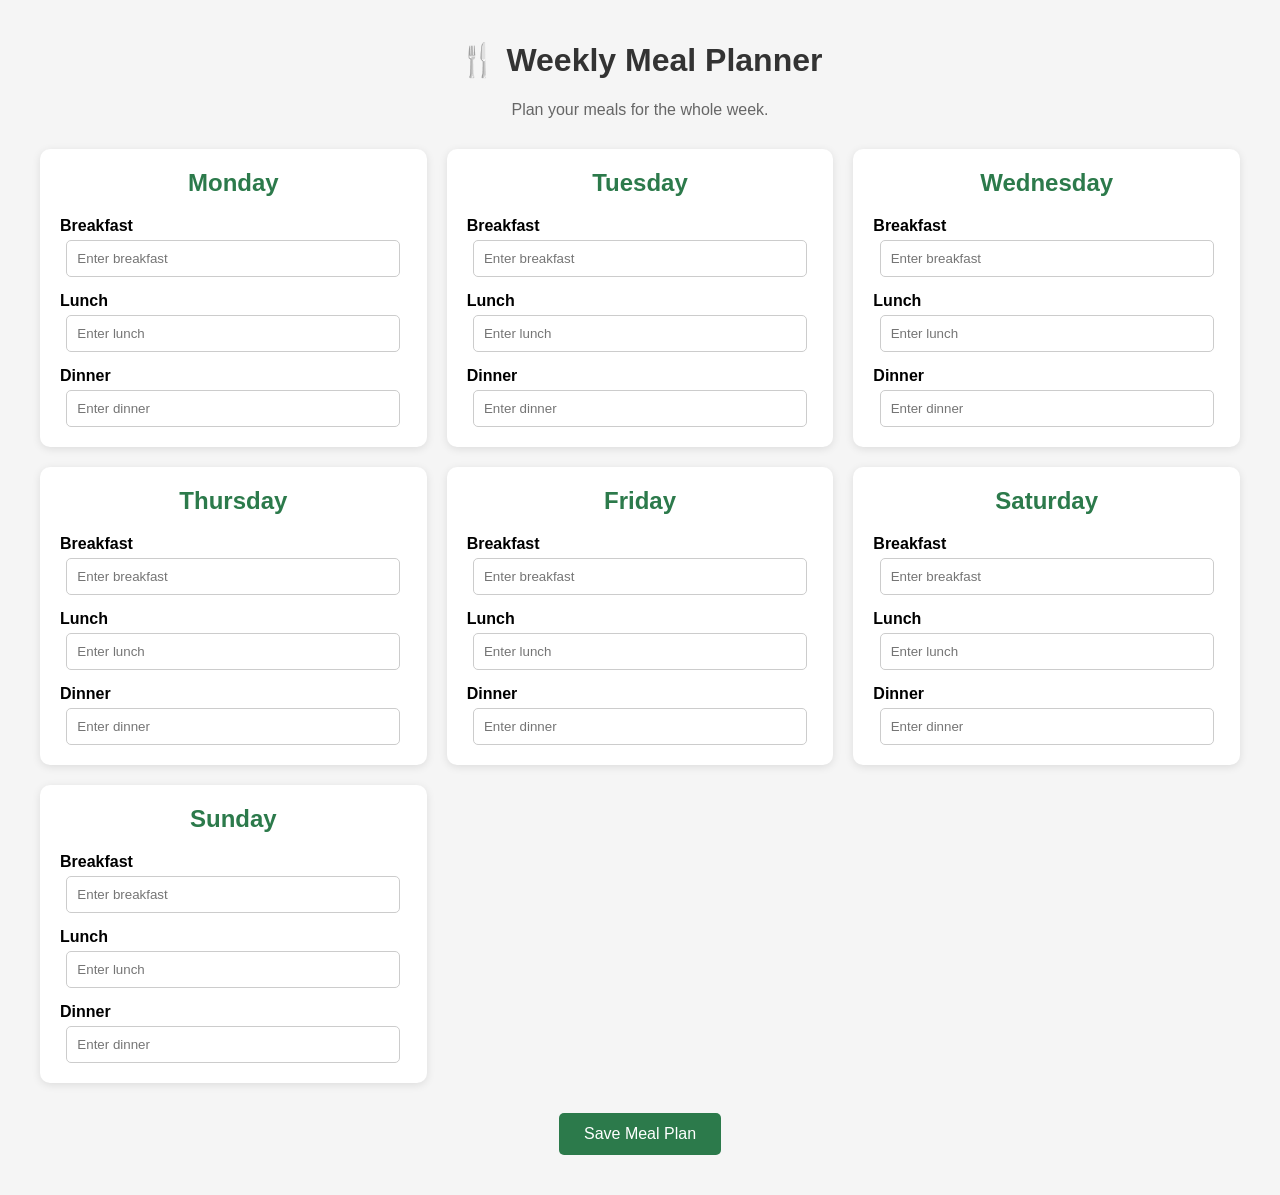
<file: index.html>
<!DOCTYPE html>
<html lang="en">

<head>
    <meta charset="UTF-8">
    <meta name="viewport" content="width=device-width, initial-scale=1.0">

    <title>Weekly Meal Planner</title>

    <link rel="stylesheet" href="style.css">
</head>

<body>

    <div class="container">

        <h1>🍴 Weekly Meal Planner</h1>
        <p>Plan your meals for the whole week.</p>

        <div class="meal-planner">

            <div class="day">
                <h2>Monday</h2>

                <label>Breakfast</label>
                <input type="text" id="monday-breakfast"
                    placeholder="Enter breakfast">

                <label>Lunch</label>
                <input type="text" id="monday-lunch"
                    placeholder="Enter lunch">

                <label>Dinner</label>
                <input type="text" id="monday-dinner"
                    placeholder="Enter dinner">
            </div>

            <div class="day">
                <h2>Tuesday</h2>

                <label>Breakfast</label>
                <input type="text" id="tuesday-breakfast"
                    placeholder="Enter breakfast">

                <label>Lunch</label>
                <input type="text" id="tuesday-lunch"
                    placeholder="Enter lunch">

                <label>Dinner</label>
                <input type="text" id="tuesday-dinner"
                    placeholder="Enter dinner">
            </div>

            <div class="day">
                <h2>Wednesday</h2>

                <label>Breakfast</label>
                <input type="text" id="wednesday-breakfast"
                    placeholder="Enter breakfast">

                <label>Lunch</label>
                <input type="text" id="wednesday-lunch"
                    placeholder="Enter lunch">

                <label>Dinner</label>
                <input type="text" id="wednesday-dinner"
                    placeholder="Enter dinner">
            </div>

            <div class="day">
                <h2>Thursday</h2>

                <label>Breakfast</label>
                <input type="text" id="thursday-breakfast"
                    placeholder="Enter breakfast">

                <label>Lunch</label>
                <input type="text" id="thursday-lunch"
                    placeholder="Enter lunch">

                <label>Dinner</label>
                <input type="text" id="thursday-dinner"
                    placeholder="Enter dinner">
            </div>

            <div class="day">
                <h2>Friday</h2>

                <label>Breakfast</label>
                <input type="text" id="friday-breakfast"
                    placeholder="Enter breakfast">

                <label>Lunch</label>
                <input type="text" id="friday-lunch"
                    placeholder="Enter lunch">

                <label>Dinner</label>
                <input type="text" id="friday-dinner"
                    placeholder="Enter dinner">
            </div>

            <div class="day">
                <h2>Saturday</h2>

                <label>Breakfast</label>
                <input type="text" id="saturday-breakfast"
                    placeholder="Enter breakfast">

                <label>Lunch</label>
                <input type="text" id="saturday-lunch"
                    placeholder="Enter lunch">

                <label>Dinner</label>
                <input type="text" id="saturday-dinner"
                    placeholder="Enter dinner">
            </div>

            <div class="day">
                <h2>Sunday</h2>

                <label>Breakfast</label>
                <input type="text" id="sunday-breakfast"
                    placeholder="Enter breakfast">

                <label>Lunch</label>
                <input type="text" id="sunday-lunch"
                    placeholder="Enter lunch">

                <label>Dinner</label>
                <input type="text" id="sunday-dinner"
                    placeholder="Enter dinner">
            </div>

        </div>

        <button onclick="saveMealPlan()">Save Meal Plan</button>

        <p id="message"></p>

    </div>

    <script src="script.js"></script>

</body>
</html>
</file>
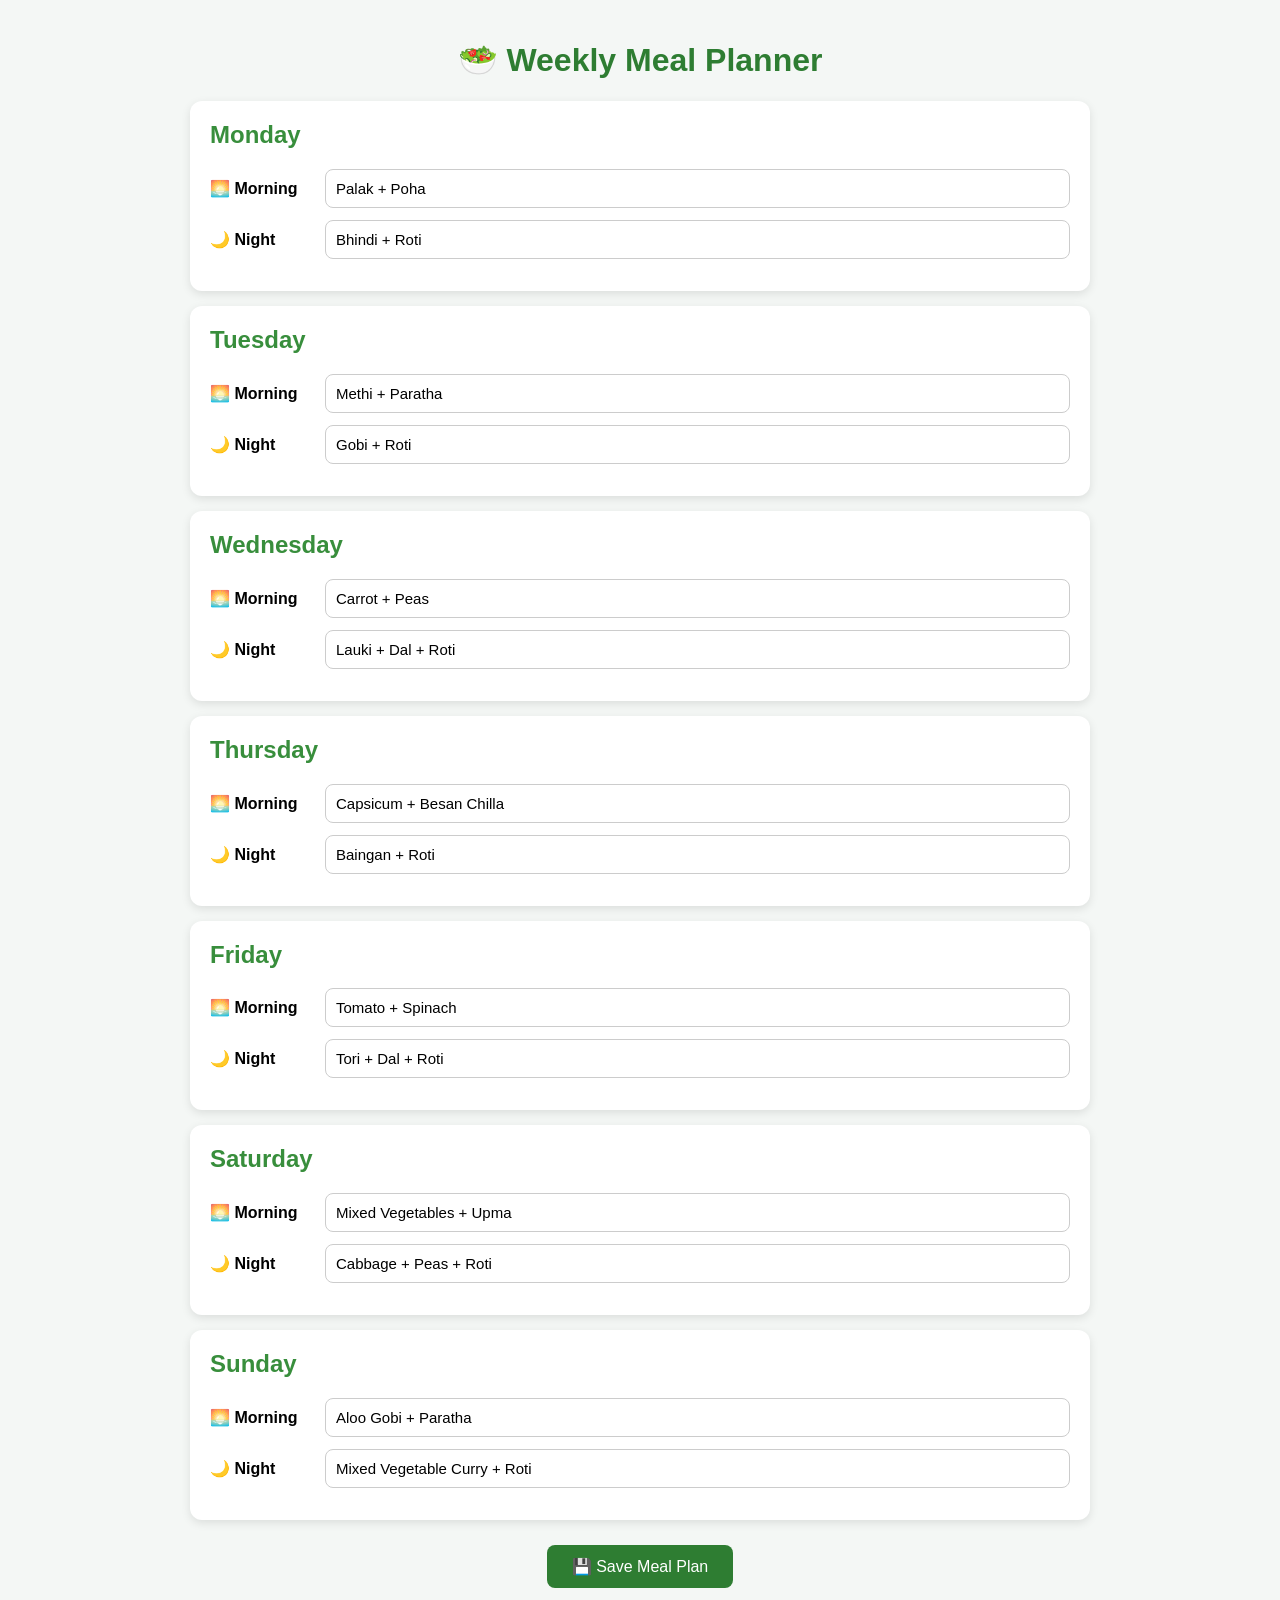
<file: meal_schedule.html>
<!DOCTYPE html>
<html lang="en">
<head>
    <meta charset="UTF-8">
    <meta name="viewport" content="width=device-width, initial-scale=1.0">
    <title>Weekly Meal Planner</title>

    <style>
        body {
            font-family: Arial, sans-serif;
            background: #f4f7f5;
            margin: 0;
            padding: 20px;
        }

        h1 {
            text-align: center;
            color: #2e7d32;
        }

        .container {
            max-width: 900px;
            margin: auto;
        }

        .day {
            background: white;
            margin: 15px 0;
            padding: 20px;
            border-radius: 12px;
            box-shadow: 0 3px 10px rgba(0,0,0,0.1);
        }

        .day h2 {
            color: #388e3c;
            margin-top: 0;
        }

        .meal {
            display: flex;
            gap: 15px;
            margin: 12px 0;
            align-items: center;
        }

        .meal label {
            width: 100px;
            font-weight: bold;
        }

        input {
            flex: 1;
            padding: 10px;
            border: 1px solid #ccc;
            border-radius: 8px;
            font-size: 15px;
        }

        button {
            display: block;
            margin: 25px auto;
            padding: 12px 25px;
            background: #2e7d32;
            color: white;
            border: none;
            border-radius: 8px;
            font-size: 16px;
            cursor: pointer;
        }

        button:hover {
            background: #1b5e20;
        }
    </style>
</head>

<body>

<div class="container">

    <h1>🥗 Weekly Meal Planner</h1>

    <div id="mealPlan"></div>

    <button onclick="saveMeals()">💾 Save Meal Plan</button>

</div>

<script>

const days = [,
    "Monday",
    "Tuesday",
    "Wednesday",
    "Thursday",
    "Friday",
    "Saturday",
    "Sunday"
];

const defaultMeals = {
    Monday: ["Palak + Poha", "Bhindi + Roti"],
    Tuesday: ["Methi + Paratha", "Gobi + Roti"],
    Wednesday: ["Carrot + Peas", "Lauki + Dal + Roti"],
    Thursday: ["Capsicum + Besan Chilla", "Baingan + Roti"],
    Friday: ["Tomato + Spinach", "Tori + Dal + Roti"],
    Saturday: ["Mixed Vegetables + Upma", "Cabbage + Peas + Roti"],
    Sunday: ["Aloo Gobi + Paratha", "Mixed Vegetable Curry + Roti"]
};

function createMealPlan() {

    const mealPlan = document.getElementById("mealPlan");

    days.forEach(day => {

        const saved = JSON.parse(localStorage.getItem(day)) || defaultMeals[day];

        const dayDiv = document.createElement("div");
        dayDiv.className = "day";

        dayDiv.innerHTML = `
            <h2>${day}</h2>

            <div class="meal">
                <label>🌅 Morning</label>
                <input id="${day}-morning" value="${saved[0]}">
            </div>

            <div class="meal">
                <label>🌙 Night</label>
                <input id="${day}-night" value="${saved[1]}">
            </div>
        `;

        mealPlan.appendChild(dayDiv);
    });
}

function saveMeals() {

    days.forEach(day => {

        const morning = document.getElementById(`${day}-morning`).value;
        const night = document.getElementById(`${day}-night`).value;

        localStorage.setItem(
            day,
            JSON.stringify([morning, night])
        );
    });

    alert("✅ Your weekly meal plan has been saved!");
}

createMealPlan();

</script>

</body>
</html>
</file>
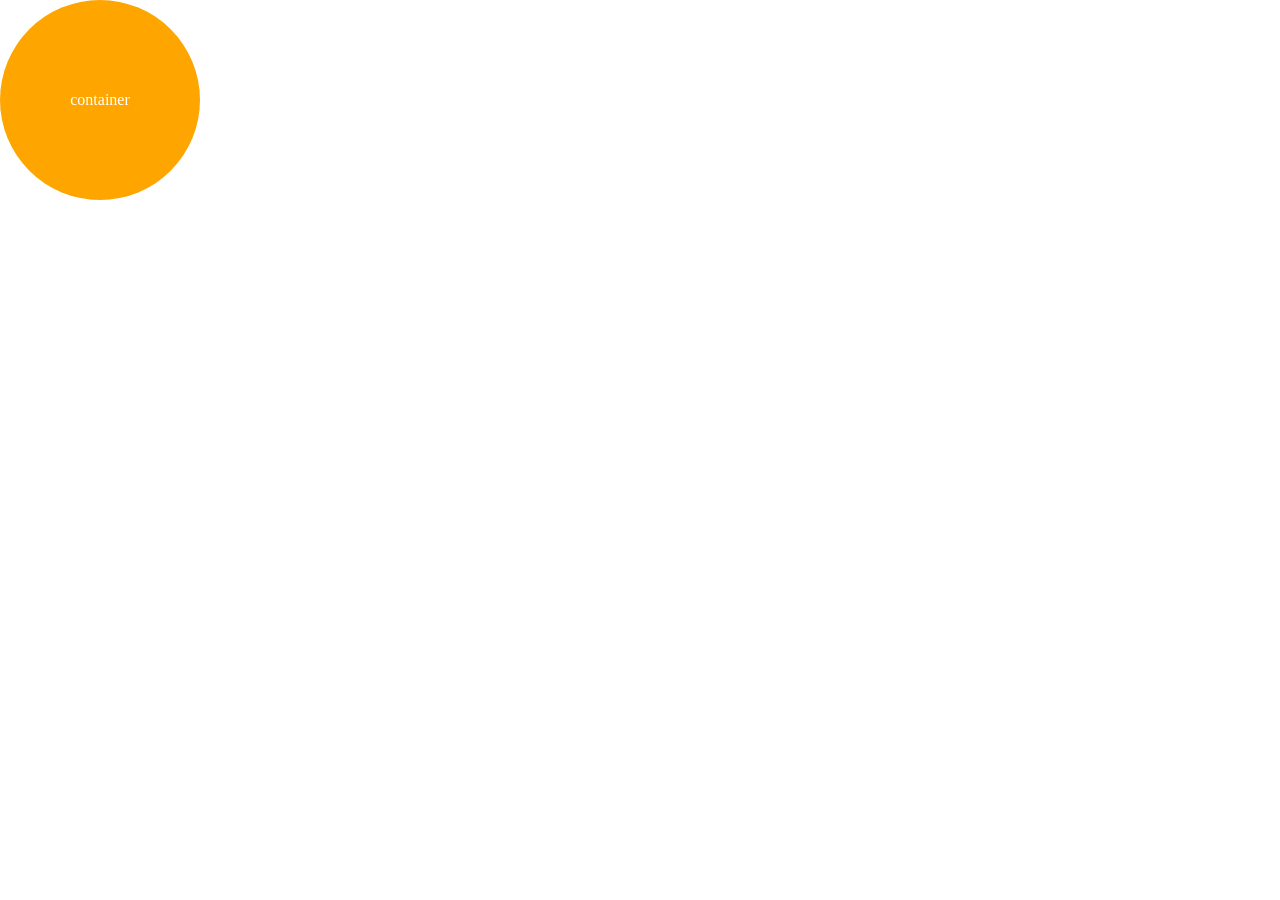
<file: css/Animations/animate.html>
<!DOCTYPE html>
<html lang="en">
<head>
    <meta charset="UTF-8">
    <meta name="viewport" content="width=device-width, initial-scale=1.0">
    <title>Document</title>
    <link href="./animate.css" rel="stylesheet"/>
</head>
<body>
    <div id="container">container</div>
</body>
</html>
</file>
<file: style.css>
body {
    font-family: Arial, sans-serif;
    background-color: #f5f5f5;
    margin: 0;
    padding: 20px;
}

.container {
    max-width: 1200px;
    margin: auto;
    text-align: center;
}

h1 {
    color: #333;
}

p {
    color: #666;
}

.meal-planner {
    display: grid;
    grid-template-columns: repeat(3, 1fr);
    gap: 20px;
    margin-top: 30px;
}

.day {
    background-color: white;
    padding: 20px;
    border-radius: 10px;
    box-shadow: 0 2px 8px rgba(0, 0, 0, 0.1);
}

.day h2 {
    color: #2c7a4b;
    margin-top: 0;
}

label {
    display: block;
    text-align: left;
    margin-top: 15px;
    margin-bottom: 5px;
    font-weight: bold;
}

input {
    width: 90%;
    padding: 10px;
    border: 1px solid #ccc;
    border-radius: 5px;
}

button {
    margin-top: 30px;
    padding: 12px 25px;
    background-color: #2c7a4b;
    color: white;
    border: none;
    border-radius: 5px;
    cursor: pointer;
    font-size: 16px;
}

button:hover {
    background-color: #205c39;
}

#message {
    margin-top: 20px;
    font-weight: bold;
}

/* For mobile screens */

@media (max-width: 768px) {
    .meal-planner {
        grid-template-columns: 1fr;
    }
}
</file>
